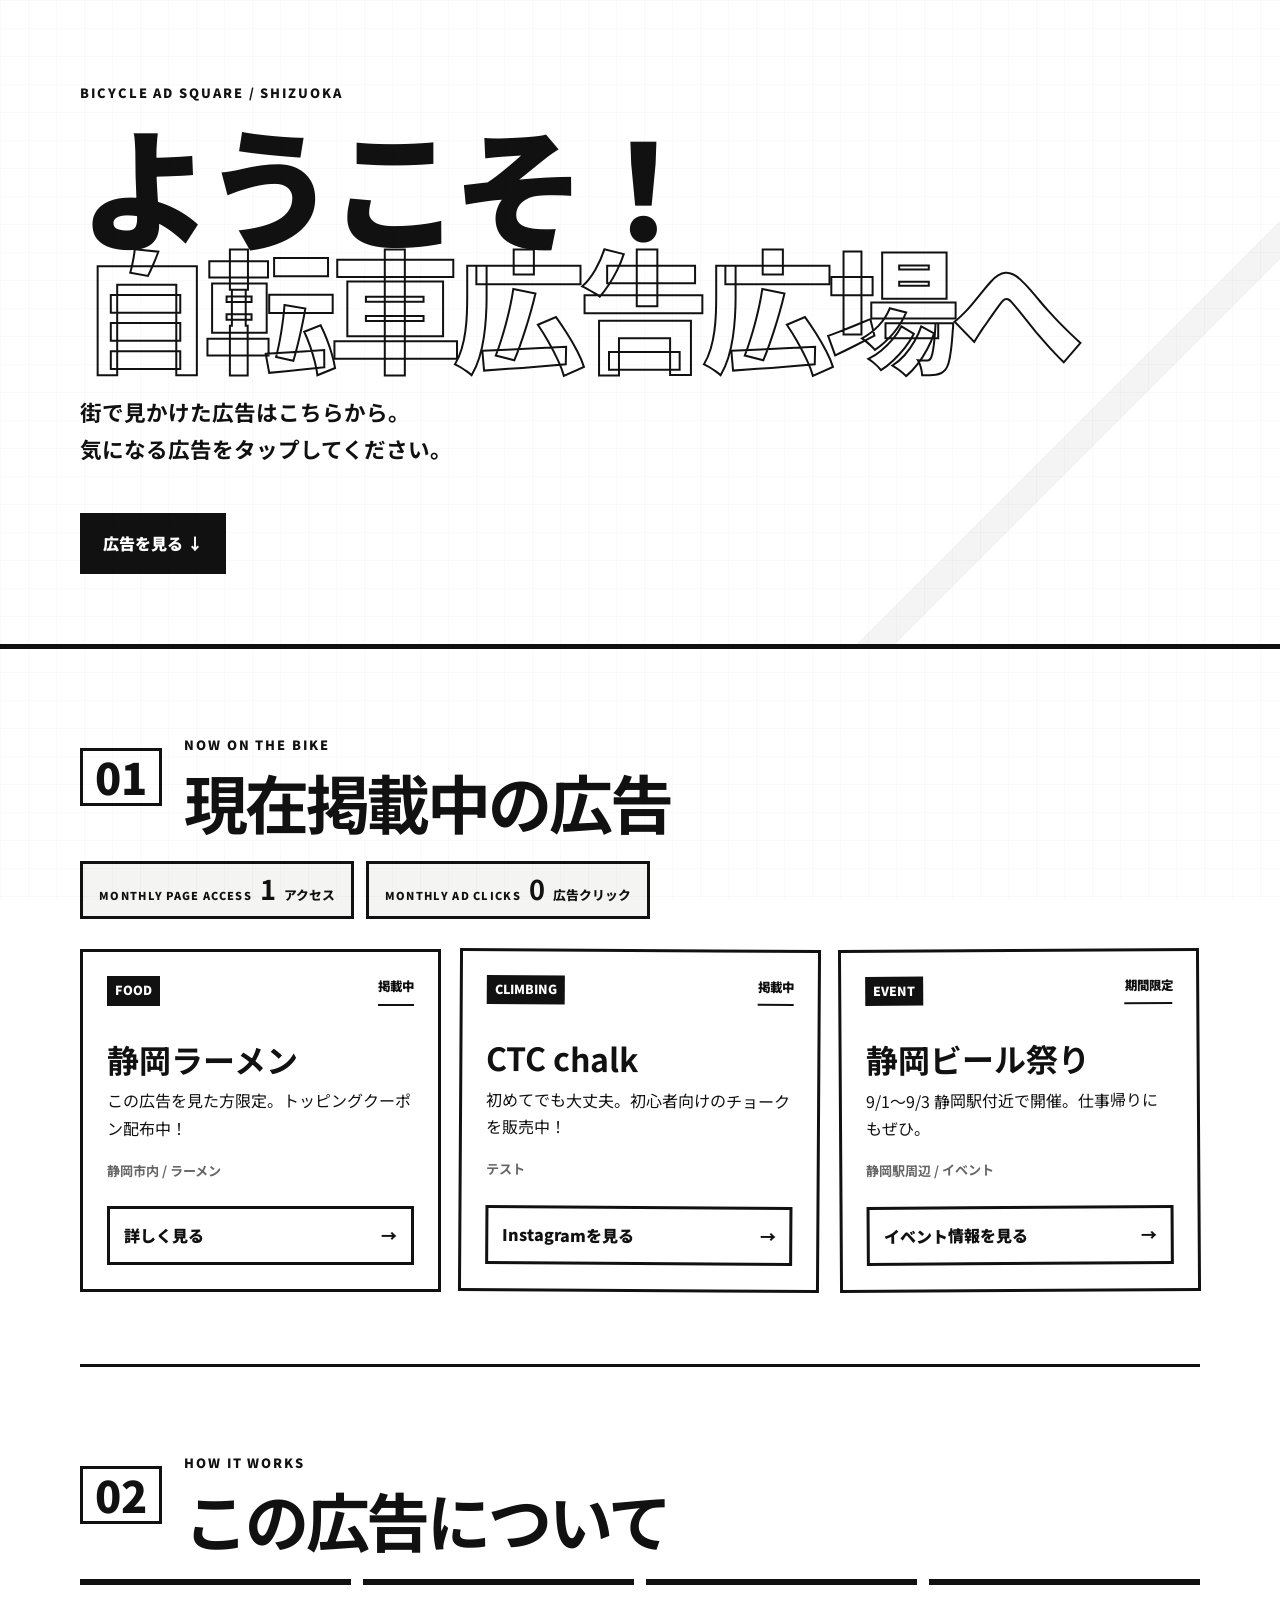
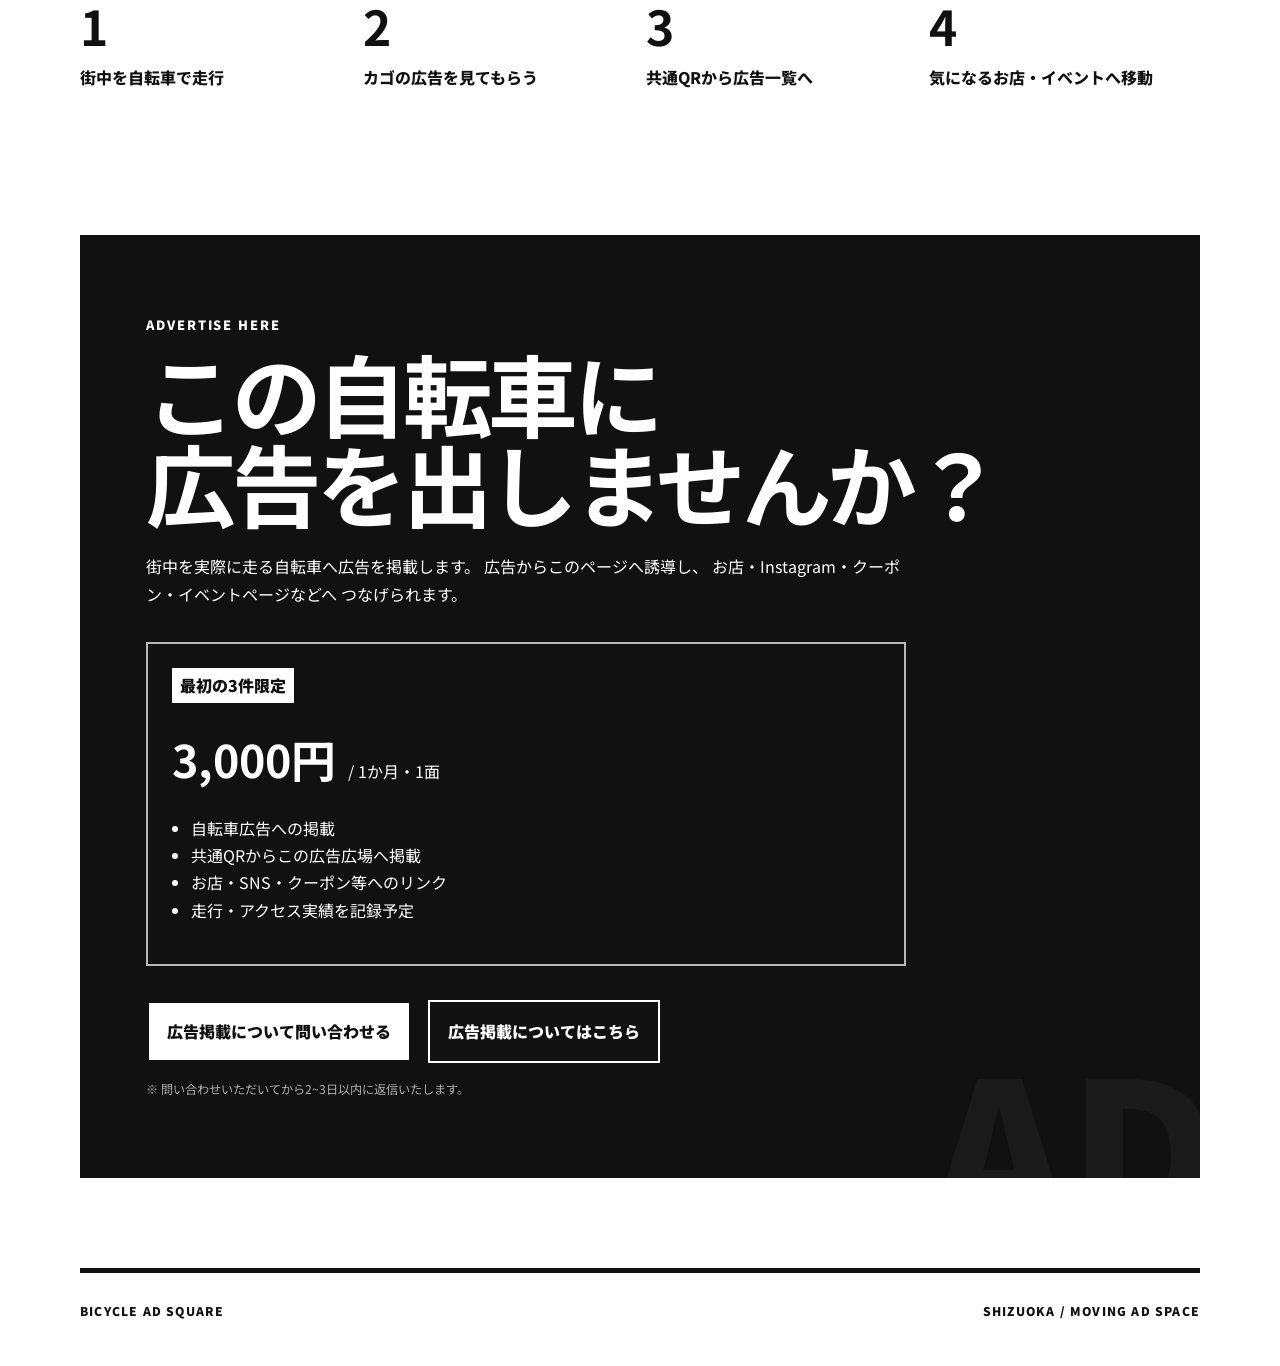
<file: index.html>
<!doctype html>
<html lang="ja">
<head>
  <meta charset="utf-8" />
  <meta name="viewport" content="width=device-width, initial-scale=1" />
  <meta name="theme-color" content="#ffffff" />
  <title>自転車広告広場</title>
  <meta name="description" content="街を走る自転車広告。気になる広告を選んで、お店・イベント・クーポン情報をチェックできます。" />

  <link rel="preconnect" href="https://fonts.googleapis.com">
  <link rel="preconnect" href="https://fonts.gstatic.com" crossorigin>

  <link
    href="https://fonts.googleapis.com/css2?family=Noto+Sans+JP:wght@400;600;700;900&display=swap"
    rel="stylesheet"
  >

  <link rel="stylesheet" href="styles.css" />
</head>

<body>

  <div class="grain"></div>

  <header class="hero">
    <div class="hero__inner">

      <div class="eyebrow">
        BICYCLE AD SQUARE / SHIZUOKA
      </div>

      <h1>
        ようこそ！<br>
        <span>自転車広告広場へ</span>
      </h1>

      <p class="lead">
        街で見かけた広告はこちらから。<br>
        気になる広告をタップしてください。
      </p>

      <a class="primary-cta" href="#ads">
        広告を見る ↓
      </a>

    </div>
  </header>

  <main>

    <!-- 現在掲載中の広告 -->
    <section class="section" id="ads">

      <div class="section__head">

        <span class="section__number">
          01
        </span>

        <div>
          <p class="kicker">
            NOW ON THE BIKE
          </p>

          <h2>
            現在掲載中の広告
          </h2>
        </div>

      </div>

      <!-- 今月のアクセス数 -->
      <div
        class="section-access"
        aria-label="アクセス状況"
      >

        <div>
          <span class="section-access__label">
            MONTHLY PAGE ACCESS
          </span>

          <strong id="pageViews">
            —
          </strong>

          <span>
            アクセス
          </span>
        </div>

        <div>
          <span class="section-access__label">
            MONTHLY AD CLICKS
          </span>

          <strong id="adClicks">
            —
          </strong>

          <span>
            広告クリック
          </span>
        </div>

      </div>

      <!-- 広告は ads-data.js から自動表示 -->
      <div
        class="ad-grid"
        id="adGrid"
      ></div>

    </section>


    <!-- 広告の仕組み -->
    <section class="section how">

      <div class="section__head">

        <span class="section__number">
          02
        </span>

        <div>
          <p class="kicker">
            HOW IT WORKS
          </p>

          <h2>
            この広告について
          </h2>
        </div>

      </div>

      <div class="steps">

        <div class="step">
          <strong>1</strong>
          <span>
            街中を自転車で走行
          </span>
        </div>

        <div class="step">
          <strong>2</strong>
          <span>
            カゴの広告を見てもらう
          </span>
        </div>

        <div class="step">
          <strong>3</strong>
          <span>
            共通QRから広告一覧へ
          </span>
        </div>

        <div class="step">
          <strong>4</strong>
          <span>
            気になるお店・イベントへ移動
          </span>
        </div>

      </div>

    </section>


    <!-- 広告募集 -->
    <section
      class="section advertise"
      id="advertise"
    >

      <div class="advertise__box">

        <p class="kicker">
          ADVERTISE HERE
        </p>

        <h2>
          この自転車に<br>
          広告を出しませんか？
        </h2>

        <p>
          街中を実際に走る自転車へ広告を掲載します。
          広告からこのページへ誘導し、
          お店・Instagram・クーポン・イベントページなどへ
          つなげられます。
        </p>

        <div class="plan">

          <span class="plan__label">
            最初の3件限定
          </span>

          <div class="plan__price">

            <strong>
              3,000円
            </strong>

            <span>
              / 1か月・1面
            </span>

          </div>

          <ul>
            <li>
              自転車広告への掲載
            </li>

            <li>
              共通QRからこの広告広場へ掲載
            </li>

            <li>
              お店・SNS・クーポン等へのリンク
            </li>

            <li>
              走行・アクセス実績を記録予定
            </li>
          </ul>

        </div>

       <div class="advertise-actions">

  <a
    class="secondary-cta"
    id="gmailContact"
    href="#"
    target="_blank"
    rel="noopener"
  >
    広告掲載について問い合わせる 
  </a>

  <a
    class="secondary-cta secondary-cta--outline"
    href="advertise-guide.html"
  >
    広告掲載についてはこちら 
  </a>

</div>

        <p class="small">
          ※ 問い合わせいただいてから2~3日以内に返信いたします。
        </p>

      </div>

    </section>

  </main>

  <footer>

    <div>
      BICYCLE AD SQUARE
    </div>

    <div>
      SHIZUOKA / MOVING AD SPACE
    </div>

  </footer>

  <script src="site-config.js"></script>
  <script src="ads-data.js"></script>
  <script src="script.js"></script>

</body>
</html>
</file>
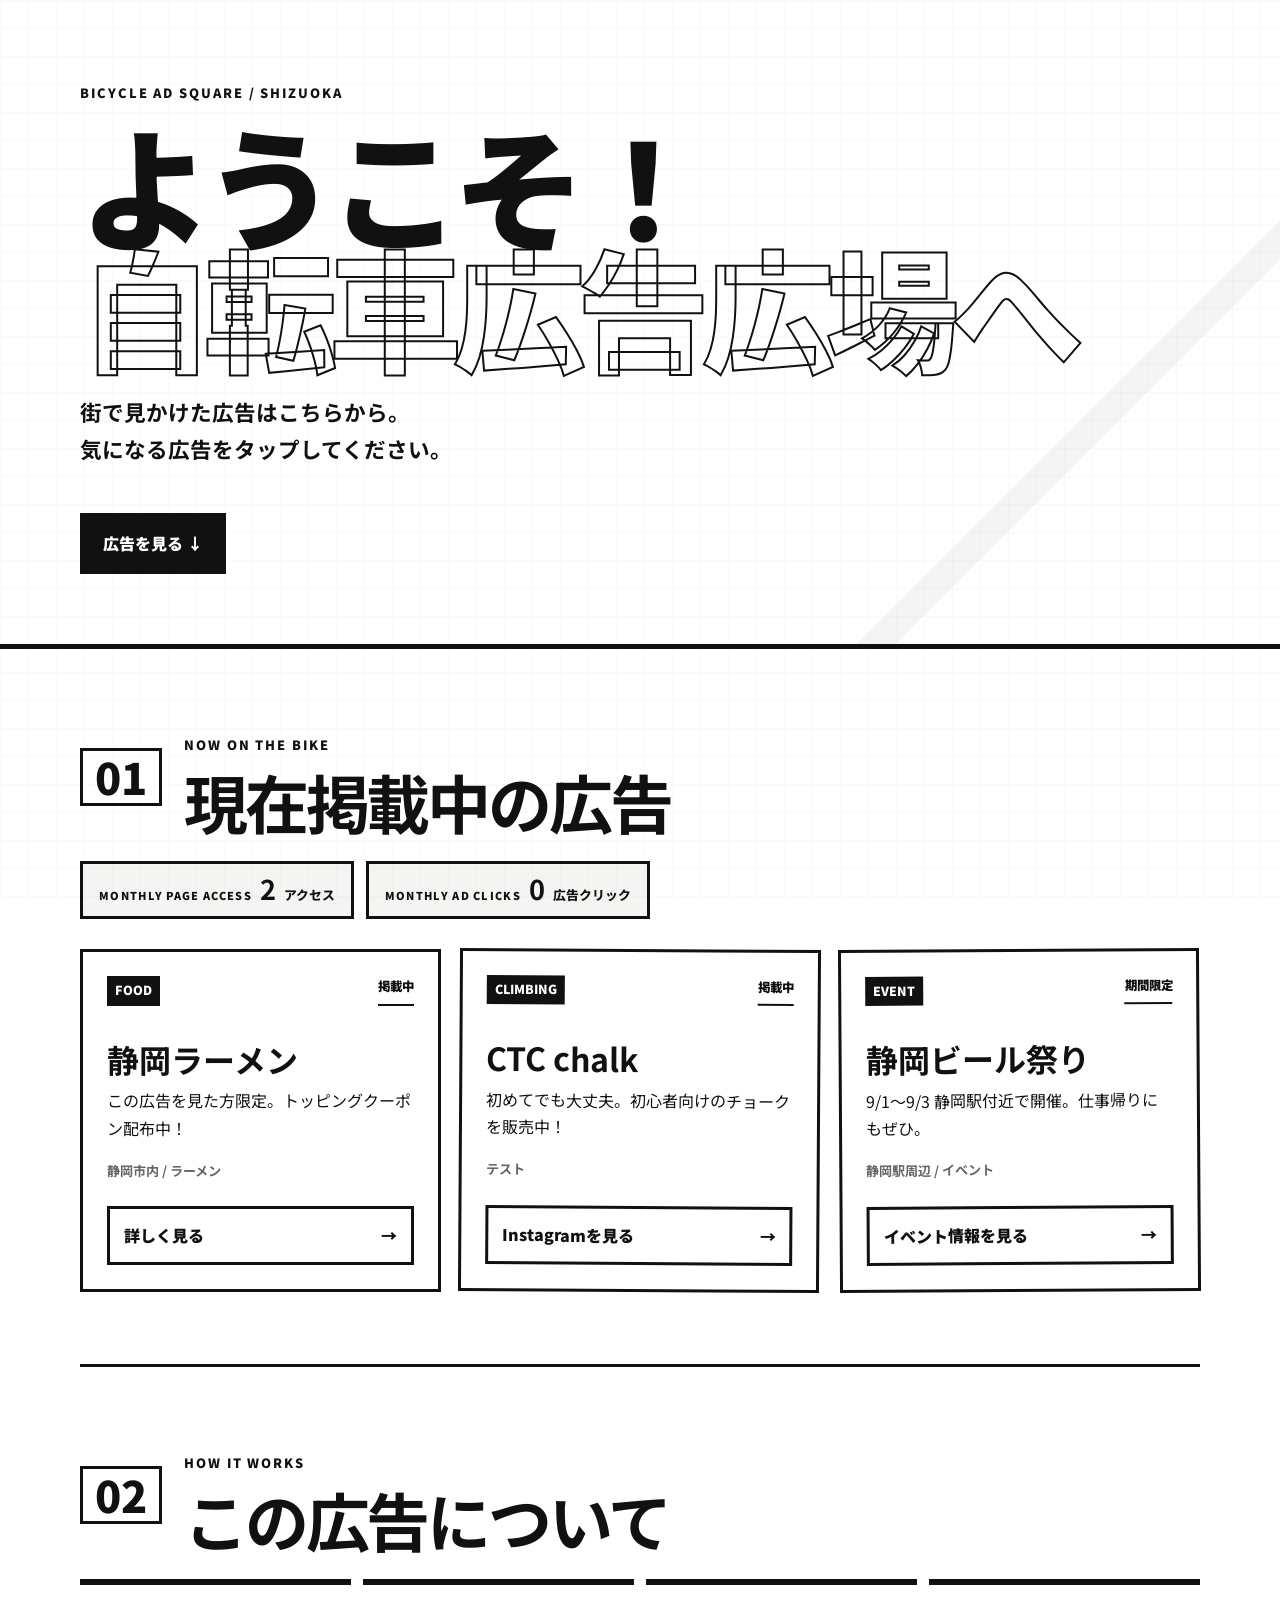
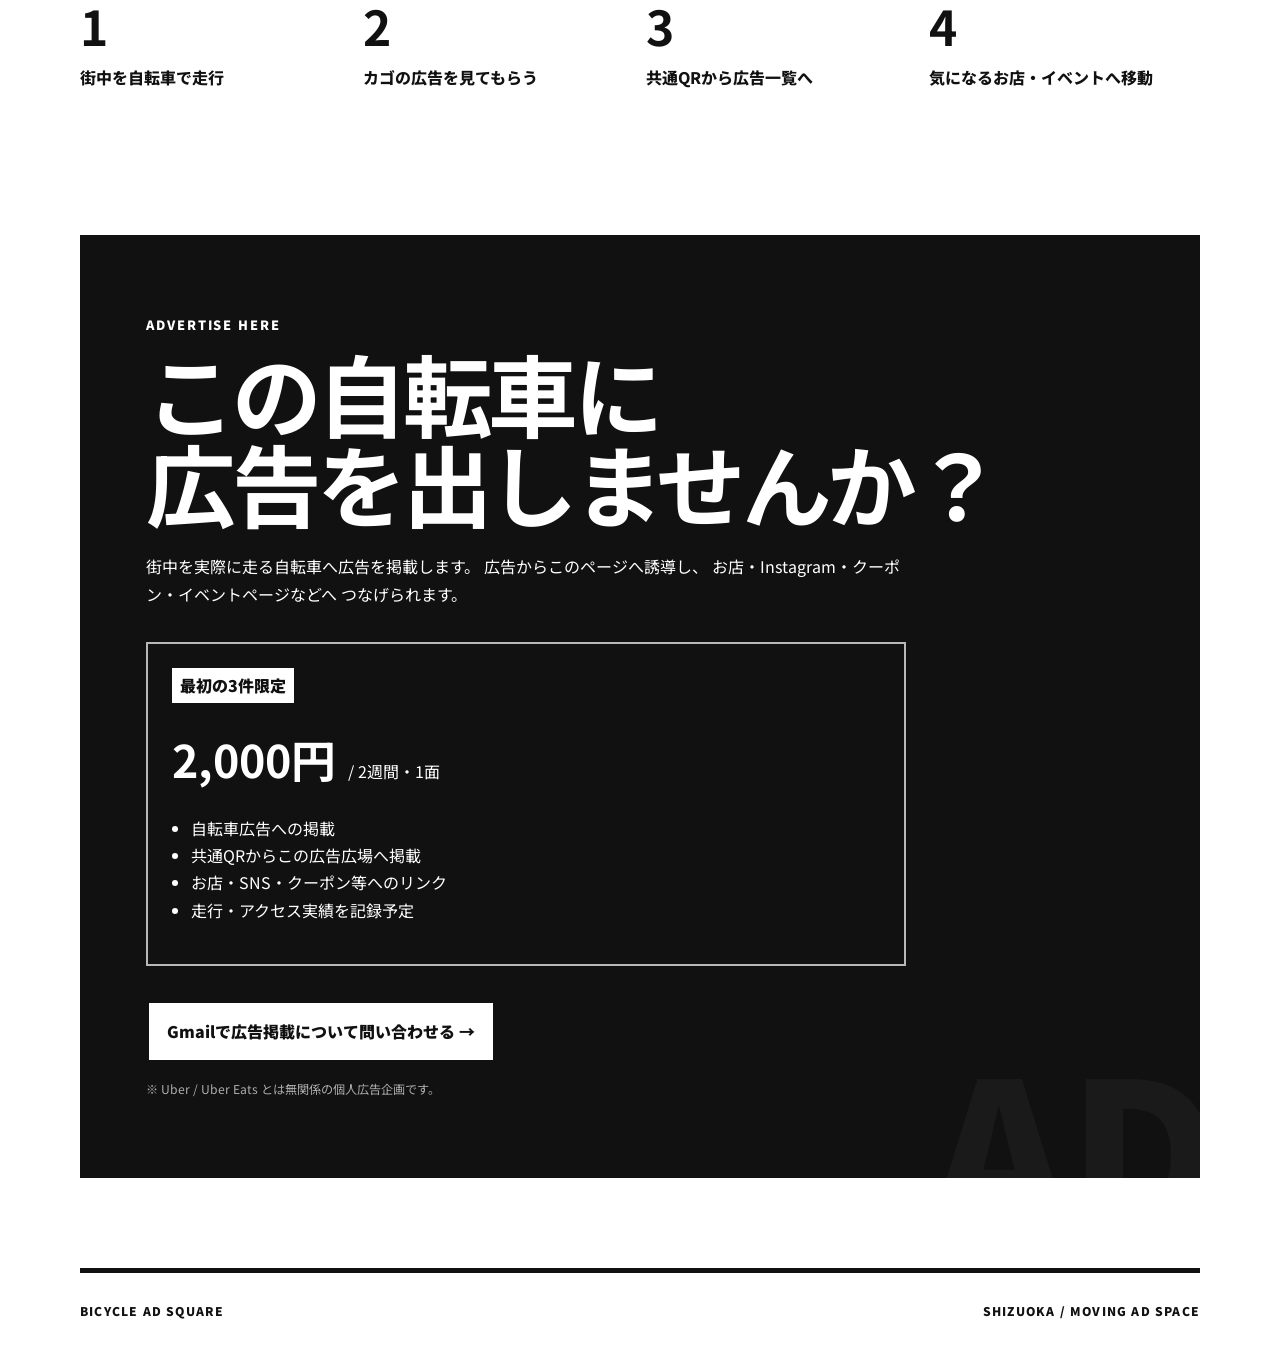
<file:  index.html>
<!doctype html>
<html lang="ja">
<head>
  <meta charset="utf-8" />
  <meta name="viewport" content="width=device-width, initial-scale=1" />
  <meta name="theme-color" content="#ffffff" />
  <title>自転車広告広場</title>
  <meta name="description" content="街を走る自転車広告。気になる広告を選んで、お店・イベント・クーポン情報をチェックできます。" />

  <link rel="preconnect" href="https://fonts.googleapis.com">
  <link rel="preconnect" href="https://fonts.gstatic.com" crossorigin>

  <link
    href="https://fonts.googleapis.com/css2?family=Noto+Sans+JP:wght@400;600;700;900&display=swap"
    rel="stylesheet"
  >

  <link rel="stylesheet" href="styles.css" />
</head>

<body>

  <div class="grain"></div>

  <header class="hero">
    <div class="hero__inner">

      <div class="eyebrow">
        BICYCLE AD SQUARE / SHIZUOKA
      </div>

      <h1>
        ようこそ！<br>
        <span>自転車広告広場へ</span>
      </h1>

      <p class="lead">
        街で見かけた広告はこちらから。<br>
        気になる広告をタップしてください。
      </p>

      <a class="primary-cta" href="#ads">
        広告を見る ↓
      </a>

    </div>
  </header>

  <main>

    <!-- 現在掲載中の広告 -->
    <section class="section" id="ads">

      <div class="section__head">

        <span class="section__number">
          01
        </span>

        <div>
          <p class="kicker">
            NOW ON THE BIKE
          </p>

          <h2>
            現在掲載中の広告
          </h2>
        </div>

      </div>

      <!-- 今月のアクセス数 -->
      <div
        class="section-access"
        aria-label="アクセス状況"
      >

        <div>
          <span class="section-access__label">
            MONTHLY PAGE ACCESS
          </span>

          <strong id="pageViews">
            —
          </strong>

          <span>
            アクセス
          </span>
        </div>

        <div>
          <span class="section-access__label">
            MONTHLY AD CLICKS
          </span>

          <strong id="adClicks">
            —
          </strong>

          <span>
            広告クリック
          </span>
        </div>

      </div>

      <!-- 広告は ads-data.js から自動表示 -->
      <div
        class="ad-grid"
        id="adGrid"
      ></div>

    </section>


    <!-- 広告の仕組み -->
    <section class="section how">

      <div class="section__head">

        <span class="section__number">
          02
        </span>

        <div>
          <p class="kicker">
            HOW IT WORKS
          </p>

          <h2>
            この広告について
          </h2>
        </div>

      </div>

      <div class="steps">

        <div class="step">
          <strong>1</strong>
          <span>
            街中を自転車で走行
          </span>
        </div>

        <div class="step">
          <strong>2</strong>
          <span>
            カゴの広告を見てもらう
          </span>
        </div>

        <div class="step">
          <strong>3</strong>
          <span>
            共通QRから広告一覧へ
          </span>
        </div>

        <div class="step">
          <strong>4</strong>
          <span>
            気になるお店・イベントへ移動
          </span>
        </div>

      </div>

    </section>


    <!-- 広告募集 -->
    <section
      class="section advertise"
      id="advertise"
    >

      <div class="advertise__box">

        <p class="kicker">
          ADVERTISE HERE
        </p>

        <h2>
          この自転車に<br>
          広告を出しませんか？
        </h2>

        <p>
          街中を実際に走る自転車へ広告を掲載します。
          広告からこのページへ誘導し、
          お店・Instagram・クーポン・イベントページなどへ
          つなげられます。
        </p>

        <div class="plan">

          <span class="plan__label">
            最初の3件限定
          </span>

          <div class="plan__price">

            <strong>
              2,000円
            </strong>

            <span>
              / 2週間・1面
            </span>

          </div>

          <ul>
            <li>
              自転車広告への掲載
            </li>

            <li>
              共通QRからこの広告広場へ掲載
            </li>

            <li>
              お店・SNS・クーポン等へのリンク
            </li>

            <li>
              走行・アクセス実績を記録予定
            </li>
          </ul>

        </div>

        <a
          class="secondary-cta"
          id="gmailContact"
          href="#"
          target="_blank"
          rel="noopener"
        >
          Gmailで広告掲載について問い合わせる →
        </a>

        <p class="small">
          ※ Uber / Uber Eats とは無関係の個人広告企画です。
        </p>

      </div>

    </section>

  </main>

  <footer>

    <div>
      BICYCLE AD SQUARE
    </div>

    <div>
      SHIZUOKA / MOVING AD SPACE
    </div>

  </footer>

  <script src="site-config.js"></script>
  <script src="ads-data.js"></script>
  <script src="script.js"></script>

</body>
</html>
</file>
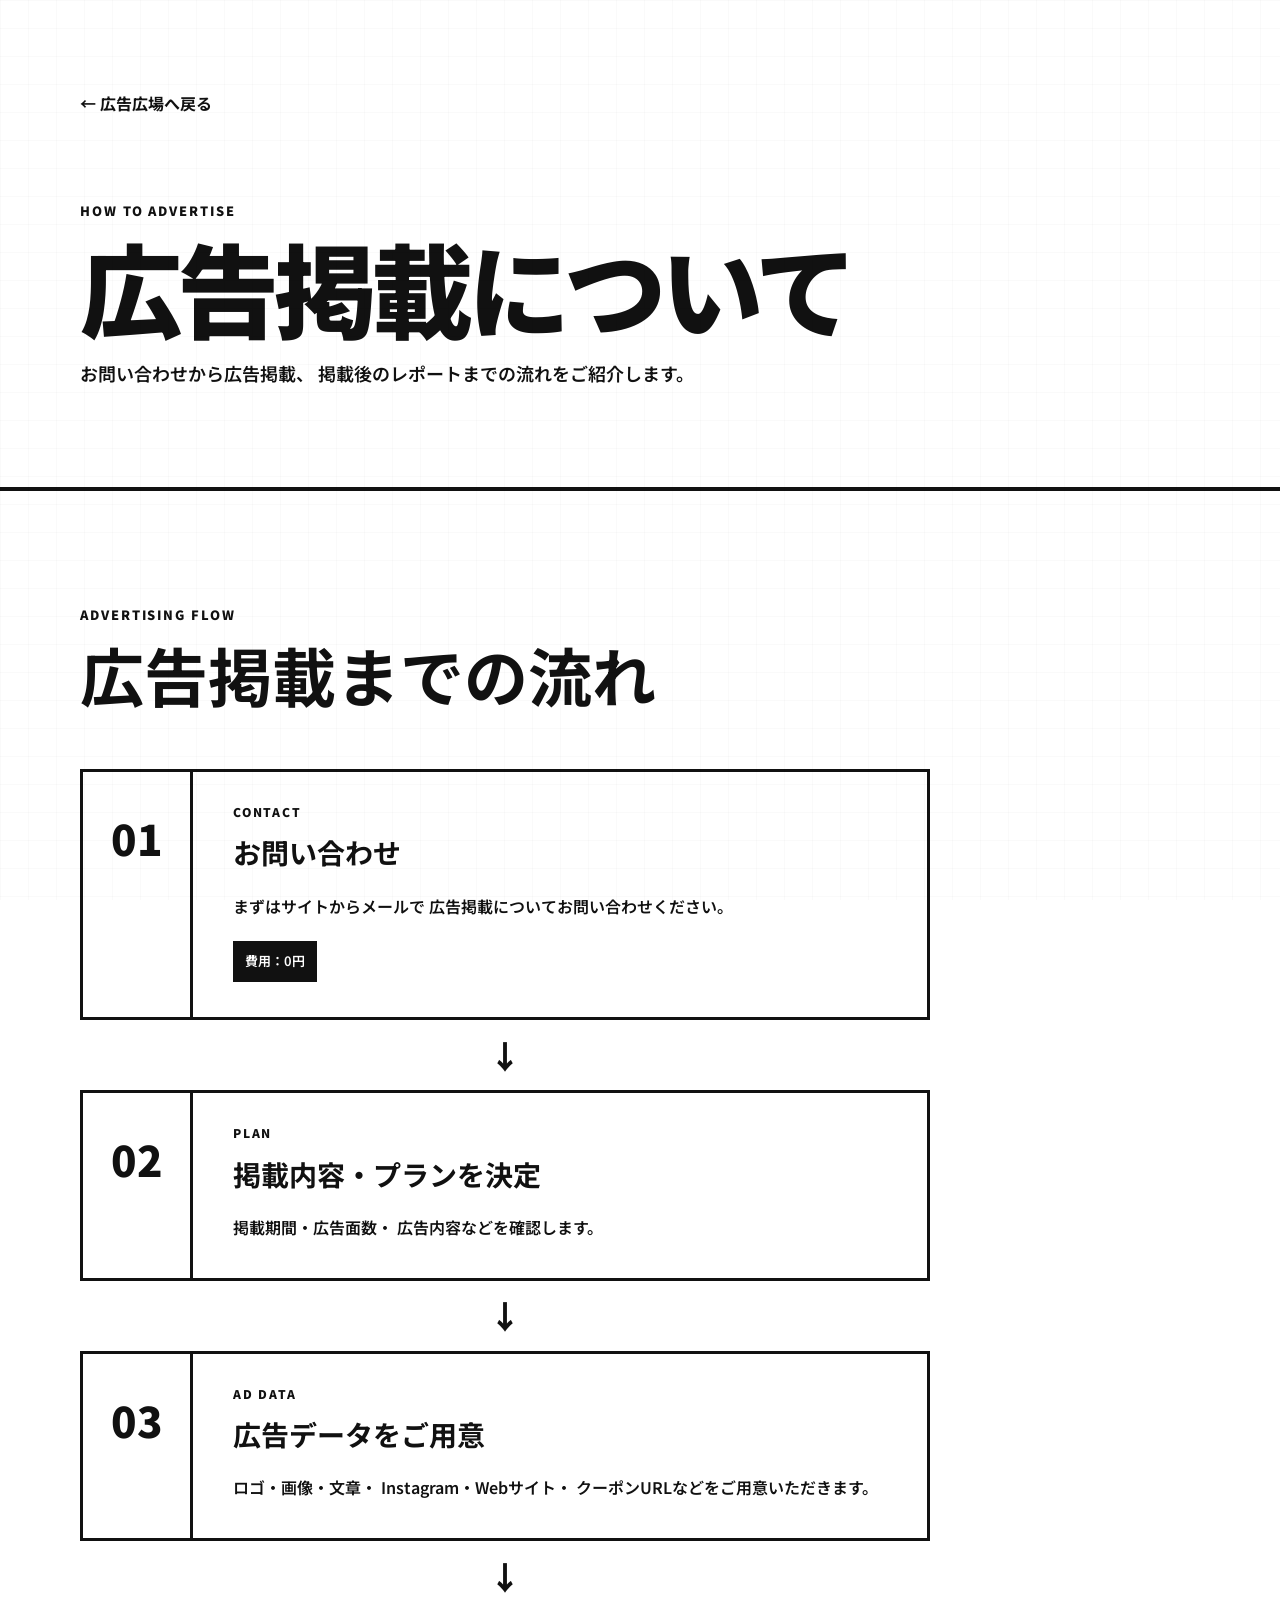
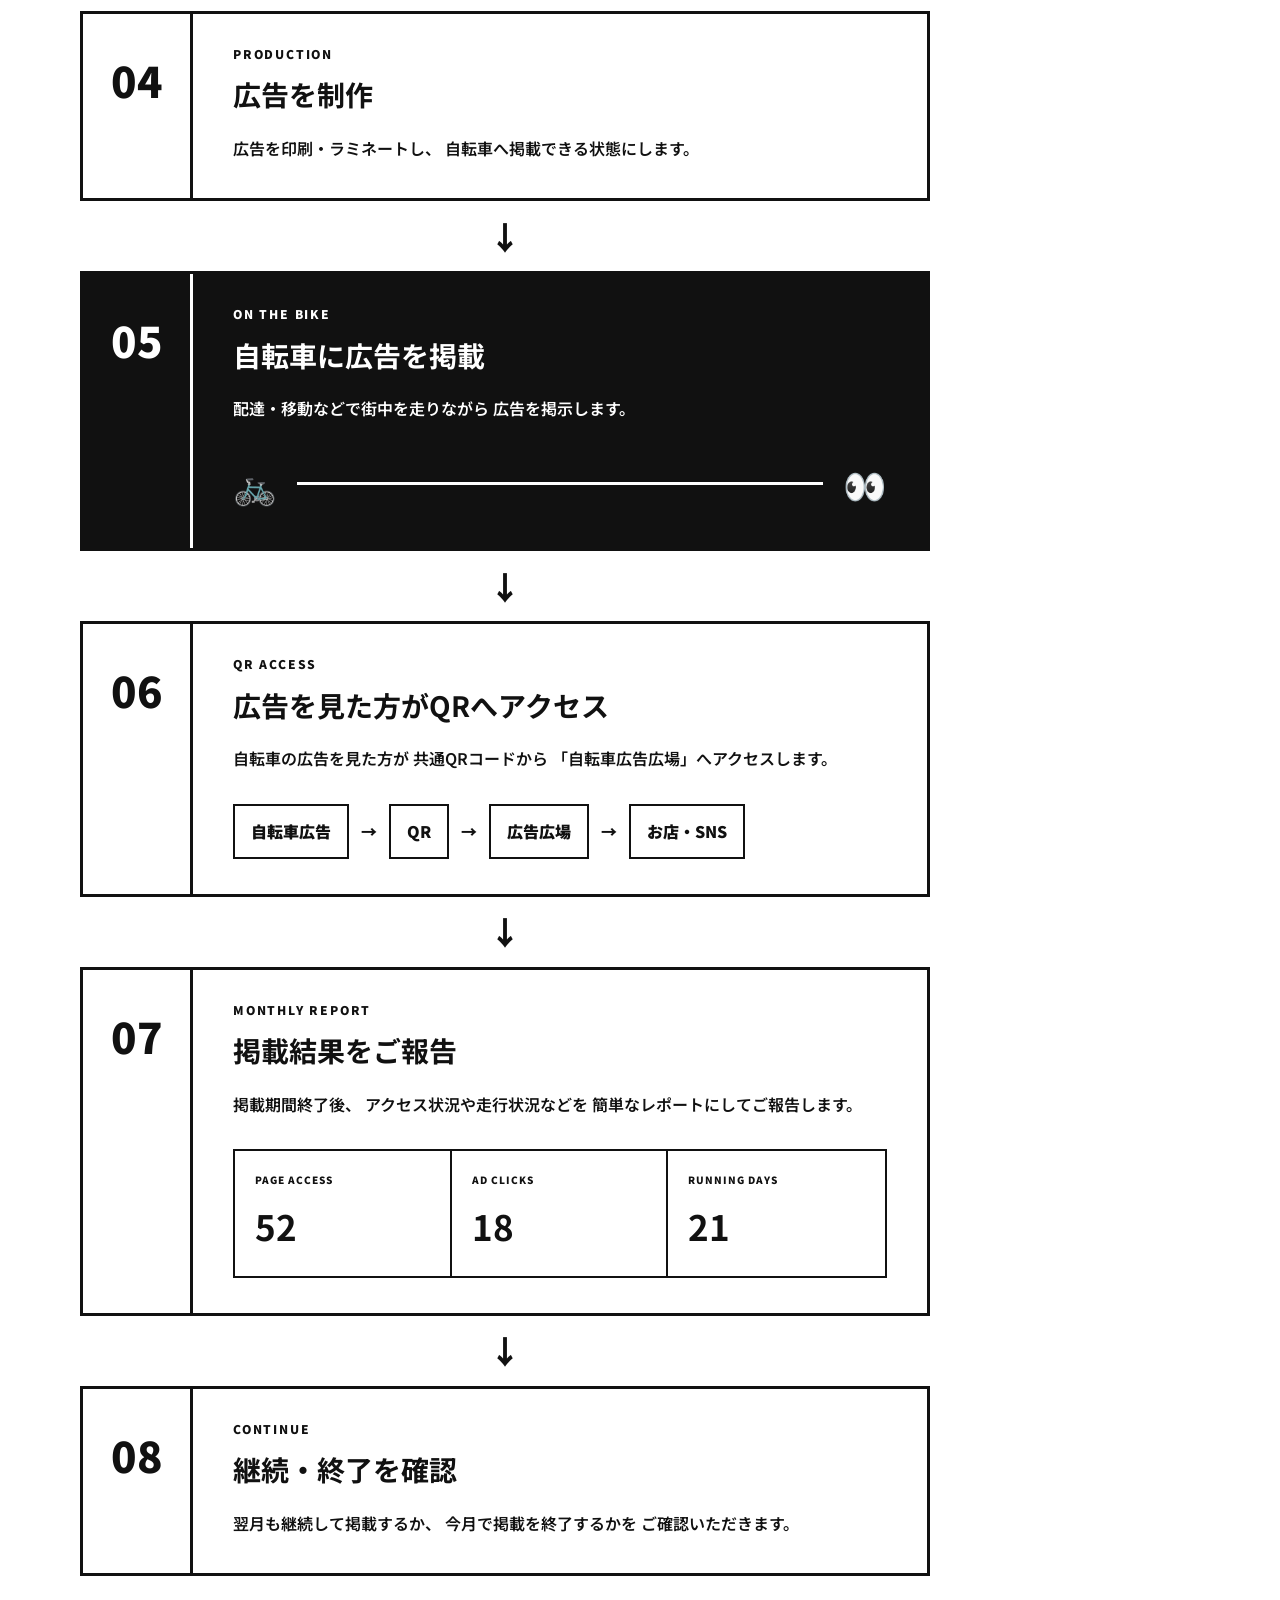
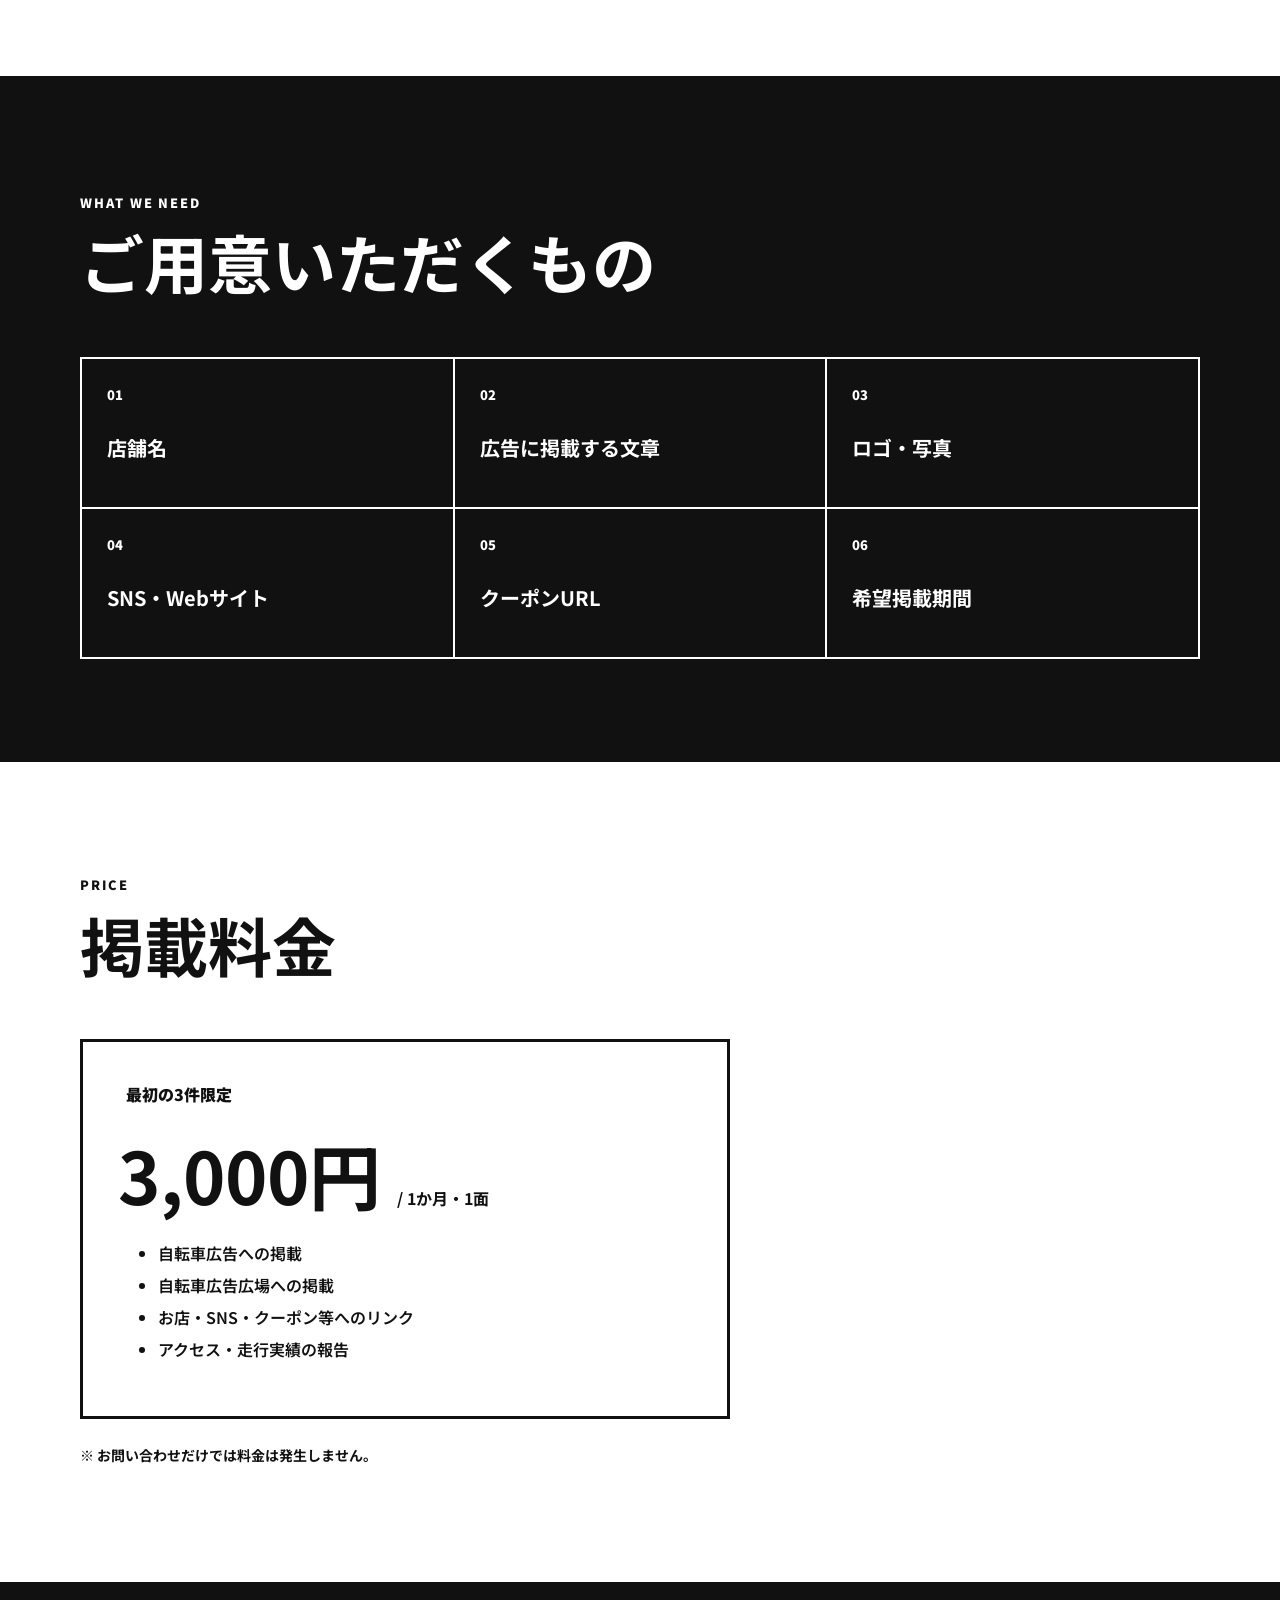
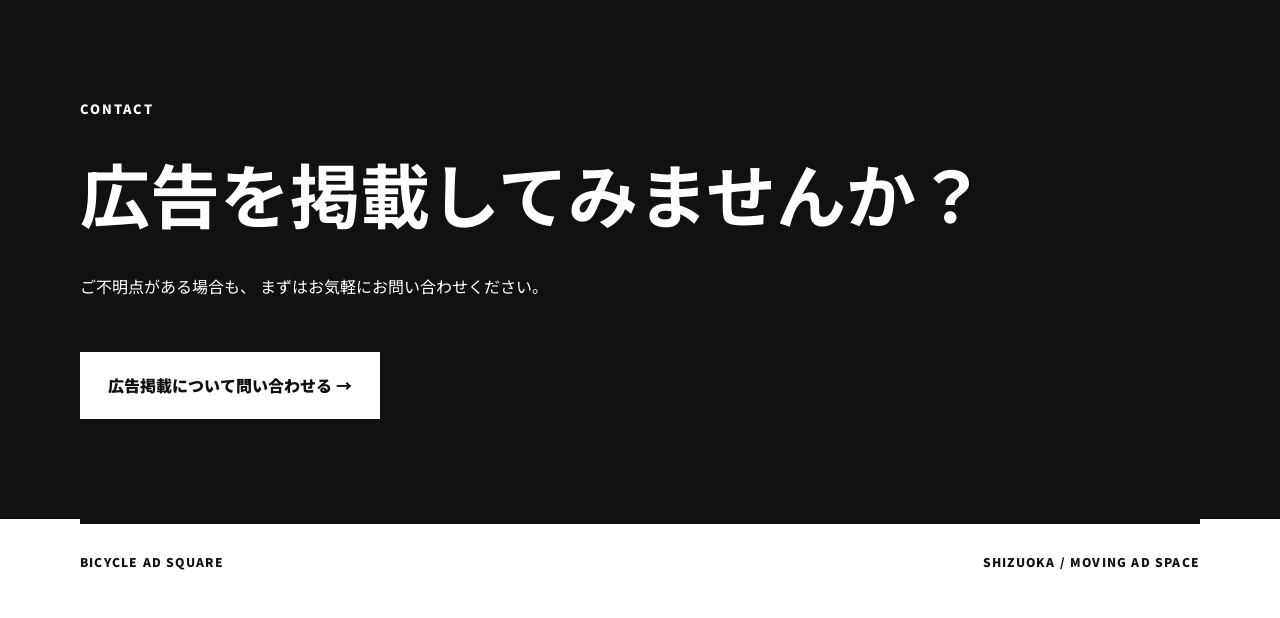
<file: advertise-guide.html>
<!doctype html>
<html lang="ja">

<head>

  <meta charset="utf-8">

  <meta
    name="viewport"
    content="width=device-width, initial-scale=1"
  >

  <meta
    name="theme-color"
    content="#ffffff"
  >

  <title>
    広告掲載について | 自転車広告広場
  </title>

  <meta
    name="description"
    content="自転車広告広場への広告掲載方法・料金・掲載までの流れをご紹介します。"
  >

  <link
    rel="preconnect"
    href="https://fonts.googleapis.com"
  >

  <link
    rel="preconnect"
    href="https://fonts.gstatic.com"
    crossorigin
  >

  <link
    href="https://fonts.googleapis.com/css2?family=Noto+Sans+JP:wght@400;600;700;900&display=swap"
    rel="stylesheet"
  >

  <link
    rel="stylesheet"
    href="styles.css"
  >

</head>


<body>

<div class="grain"></div>


<header class="guide-hero">

  <div class="guide-inner">

    <a
      href="index.html"
      class="guide-back"
    >
      ← 広告広場へ戻る
    </a>


    <p class="kicker">
      HOW TO ADVERTISE
    </p>


    <h1>
      広告掲載について
    </h1>


    <p class="guide-lead">
      お問い合わせから広告掲載、
      掲載後のレポートまでの流れをご紹介します。
    </p>

  </div>

</header>



<main>


<!-- 全体の流れ -->

<section class="guide-section">

  <div class="guide-inner">

    <p class="kicker">
      ADVERTISING FLOW
    </p>

    <h2>
      広告掲載までの流れ
    </h2>


    <div class="flow-chart">


      <!-- 01 -->

      <div class="flow-item">

        <div class="flow-number">
          01
        </div>

        <div class="flow-content">

          <span class="flow-en">
            CONTACT
          </span>

          <h3>
            お問い合わせ
          </h3>

          <p>
            まずはサイトからメールで
            広告掲載についてお問い合わせください。
          </p>

          <p class="flow-cost">
            費用：0円
          </p>

        </div>

      </div>


      <div class="flow-arrow">
        ↓
      </div>


      <!-- 02 -->

      <div class="flow-item">

        <div class="flow-number">
          02
        </div>

        <div class="flow-content">

          <span class="flow-en">
            PLAN
          </span>

          <h3>
            掲載内容・プランを決定
          </h3>

          <p>
            掲載期間・広告面数・
            広告内容などを確認します。
          </p>

        </div>

      </div>


      <div class="flow-arrow">
        ↓
      </div>


      <!-- 03 -->

      <div class="flow-item">

        <div class="flow-number">
          03
        </div>

        <div class="flow-content">

          <span class="flow-en">
            AD DATA
          </span>

          <h3>
            広告データをご用意
          </h3>

          <p>
            ロゴ・画像・文章・
            Instagram・Webサイト・
            クーポンURLなどをご用意いただきます。
          </p>

        </div>

      </div>


      <div class="flow-arrow">
        ↓
      </div>


      <!-- 04 -->

      <div class="flow-item">

        <div class="flow-number">
          04
        </div>

        <div class="flow-content">

          <span class="flow-en">
            PRODUCTION
          </span>

          <h3>
            広告を制作
          </h3>

          <p>
            広告を印刷・ラミネートし、
            自転車へ掲載できる状態にします。
          </p>

        </div>

      </div>


      <div class="flow-arrow">
        ↓
      </div>


      <!-- 05 -->

      <div class="flow-item flow-item--black">

        <div class="flow-number">
          05
        </div>

        <div class="flow-content">

          <span class="flow-en">
            ON THE BIKE
          </span>

          <h3>
            自転車に広告を掲載
          </h3>

          <p>
            配達・移動などで街中を走りながら
            広告を掲示します。
          </p>

          <div class="bike-visual">

            <span>
              🚲
            </span>

            <div class="bike-line"></div>

            <span>
              👀
            </span>

          </div>

        </div>

      </div>


      <div class="flow-arrow">
        ↓
      </div>


      <!-- 06 -->

      <div class="flow-item">

        <div class="flow-number">
          06
        </div>

        <div class="flow-content">

          <span class="flow-en">
            QR ACCESS
          </span>

          <h3>
            広告を見た方がQRへアクセス
          </h3>

          <p>
            自転車の広告を見た方が
            共通QRコードから
            「自転車広告広場」へアクセスします。
          </p>


          <div class="qr-flow">

            <div>
              自転車広告
            </div>

            <span>
              →
            </span>

            <div>
              QR
            </div>

            <span>
              →
            </span>

            <div>
              広告広場
            </div>

            <span>
              →
            </span>

            <div>
              お店・SNS
            </div>

          </div>

        </div>

      </div>


      <div class="flow-arrow">
        ↓
      </div>


      <!-- 07 -->

      <div class="flow-item">

        <div class="flow-number">
          07
        </div>

        <div class="flow-content">

          <span class="flow-en">
            MONTHLY REPORT
          </span>

          <h3>
            掲載結果をご報告
          </h3>

          <p>
            掲載期間終了後、
            アクセス状況や走行状況などを
            簡単なレポートにしてご報告します。
          </p>


          <div class="report-demo">

            <div>

              <span>
                PAGE ACCESS
              </span>

              <strong>
                52
              </strong>

            </div>


            <div>

              <span>
                AD CLICKS
              </span>

              <strong>
                18
              </strong>

            </div>


            <div>

              <span>
                RUNNING DAYS
              </span>

              <strong>
                21
              </strong>

            </div>

          </div>

        </div>

      </div>


      <div class="flow-arrow">
        ↓
      </div>


      <!-- 08 -->

      <div class="flow-item">

        <div class="flow-number">
          08
        </div>

        <div class="flow-content">

          <span class="flow-en">
            CONTINUE
          </span>

          <h3>
            継続・終了を確認
          </h3>

          <p>
            翌月も継続して掲載するか、
            今月で掲載を終了するかを
            ご確認いただきます。
          </p>

        </div>

      </div>


    </div>

  </div>

</section>



<!-- 広告主が準備するもの -->

<section class="guide-section guide-section--black">

  <div class="guide-inner">

    <p class="kicker">
      WHAT WE NEED
    </p>


    <h2>
      ご用意いただくもの
    </h2>


    <div class="prepare-grid">


      <div class="prepare-item">

        <span>
          01
        </span>

        <strong>
          店舗名
        </strong>

      </div>


      <div class="prepare-item">

        <span>
          02
        </span>

        <strong>
          広告に掲載する文章
        </strong>

      </div>


      <div class="prepare-item">

        <span>
          03
        </span>

        <strong>
          ロゴ・写真
        </strong>

      </div>


      <div class="prepare-item">

        <span>
          04
        </span>

        <strong>
          SNS・Webサイト
        </strong>

      </div>


      <div class="prepare-item">

        <span>
          05
        </span>

        <strong>
          クーポンURL
        </strong>

      </div>


      <div class="prepare-item">

        <span>
          06
        </span>

        <strong>
          希望掲載期間
        </strong>

      </div>


    </div>

  </div>

</section>



<!-- 料金 -->

<section class="guide-section">

  <div class="guide-inner">

    <p class="kicker">
      PRICE
    </p>


    <h2>
      掲載料金
    </h2>


    <div class="guide-price">

      <span class="plan__label">
        最初の3件限定
      </span>


      <div class="guide-price__number">

        <strong>
          3,000円
        </strong>

        <span>
          / 1か月・1面
        </span>

      </div>


      <ul>

        <li>
          自転車広告への掲載
        </li>

        <li>
          自転車広告広場への掲載
        </li>

        <li>
          お店・SNS・クーポン等へのリンク
        </li>

        <li>
          アクセス・走行実績の報告
        </li>

      </ul>

    </div>


    <p class="guide-note">
      ※ お問い合わせだけでは料金は発生しません。
    </p>

  </div>

</section>



<!-- 最終CTA -->

<section class="guide-contact">

  <div class="guide-inner">

    <p class="kicker">
      CONTACT
    </p>


    <h2>
      広告を掲載してみませんか？
    </h2>


    <p>
      ご不明点がある場合も、
      まずはお気軽にお問い合わせください。
    </p>


    <a
      href="index.html#advertise"
      class="guide-contact-button"
    >
      広告掲載について問い合わせる →
    </a>

  </div>

</section>


</main>



<footer>

  <div>
    BICYCLE AD SQUARE
  </div>

  <div>
    SHIZUOKA / MOVING AD SPACE
  </div>

</footer>


</body>

</html>
</file>
<file: styles.css>
:root {
  --bg: #ffffff;
  --panel: #f4f4f2;
  --ink: #111111;
  --soft: #e8e8e4;
  --muted: #666666;
  --white: #ffffff;
}

* {
  box-sizing: border-box;
}

html {
  scroll-behavior: smooth;
}

body {
  margin: 0;

  font-family:
    "Noto Sans JP",
    system-ui,
    sans-serif;

  color: var(--ink);
  background: var(--bg);
  line-height: 1.7;
}

body::before {
  content: "";

  position: fixed;
  inset: 0;

  pointer-events: none;

  background-image:
    linear-gradient(
      rgba(0,0,0,.018) 1px,
      transparent 1px
    ),
    linear-gradient(
      90deg,
      rgba(0,0,0,.018) 1px,
      transparent 1px
    );

  background-size: 28px 28px;
}

a {
  color: inherit;
}


/* =================================
   トップ
================================= */

.hero {
  min-height: 72vh;

  display: grid;
  align-items: end;

  border-bottom:
    5px solid var(--ink);

  background:
    linear-gradient(
      135deg,
      transparent 0 78%,
      rgba(0,0,0,.045) 78% 80%,
      transparent 80% 100%
    ),
    var(--bg);
}

.hero__inner {
  width:
    min(
      1120px,
      calc(100% - 34px)
    );

  margin: 0 auto;

  padding:
    82px 0 70px;
}

.eyebrow,
.kicker {
  font-weight: 900;
  letter-spacing: .15em;
  font-size: .8rem;
}

h1 {
  font-size:
    clamp(
      3.3rem,
      11vw,
      8.3rem
    );

  line-height: .92;
  letter-spacing: -.065em;

  margin:
    18px 0 28px;

  font-weight: 900;
}

h1 span {
  -webkit-text-stroke:
    2px var(--ink);

  color: transparent;
}

.lead {
  font-size:
    clamp(
      1rem,
      2vw,
      1.35rem
    );

  font-weight: 700;

  max-width: 680px;
}


/* =================================
   ボタン
================================= */

.primary-cta,
.secondary-cta,
.card-link {
  display: inline-flex;

  align-items: center;

  justify-content:
    space-between;

  gap: 20px;

  border:
    3px solid var(--ink);

  text-decoration: none;

  font-weight: 900;

  transition:
    transform .15s ease,
    background .15s ease,
    color .15s ease;
}

.primary-cta {
  margin-top: 24px;

  padding:
    14px 20px;

  background: var(--ink);

  color: var(--white);
}

.primary-cta:hover,
.secondary-cta:hover,
.card-link:hover {
  transform:
    translate(-3px,-3px);

  box-shadow:
    6px 6px 0 var(--ink);
}


/* =================================
   セクション
================================= */

.section {
  width:
    min(
      1120px,
      calc(100% - 34px)
    );

  margin:
    0 auto;

  padding:
    72px 0;
}

.section__head {
  display: flex;

  gap: 22px;

  align-items: center;

  margin-bottom: 28px;
}

.section__number {
  font-size: 2.7rem;

  font-weight: 900;

  border:
    3px solid var(--ink);

  padding:
    0 12px;

  line-height: 1.2;
}

.section h2 {
  font-size:
    clamp(
      2rem,
      5vw,
      4.4rem
    );

  line-height: 1;

  letter-spacing: -.05em;

  margin:
    2px 0 0;
}


/* =================================
   アクセス数
================================= */

.section-access {
  display: flex;

  gap: 12px;

  margin:
    0 0 30px;

  flex-wrap: wrap;
}

.section-access > div {
  border:
    3px solid var(--ink);

  background:
    var(--panel);

  padding:
    11px 16px;

  display: flex;

  align-items: baseline;

  gap: 8px;
}

.section-access__label {
  font-size: .68rem;

  font-weight: 900;

  letter-spacing: .12em;
}

.section-access strong {
  font-size: 1.7rem;

  line-height: 1;
}

.section-access
div > span:last-child {
  font-size: .8rem;

  font-weight: 800;
}


/* =================================
   広告カード
================================= */

.ad-grid {
  display: grid;

  grid-template-columns:
    repeat(3, 1fr);

  gap: 18px;
}

.ad-card {
  border:
    3px solid var(--ink);

  padding: 24px;

  min-height: 330px;

  display: flex;

  flex-direction: column;

  background:
    var(--white);
}

.ad-card:nth-child(2) {
  transform:
    rotate(.35deg);
}

.ad-card:nth-child(3) {
  transform:
    rotate(-.35deg);
}

.ad-card__topline {
  display: flex;

  justify-content:
    space-between;

  gap: 10px;

  font-size: .78rem;

  font-weight: 900;
}

.tag {
  background:
    var(--ink);

  color:
    var(--white);

  padding:
    4px 8px;
}

.status {
  border-bottom:
    2px solid var(--ink);
}

.ad-card h3 {
  font-size: 2rem;

  line-height: 1.15;

  margin:
    35px 0 10px;
}

.ad-card p {
  margin:
    0 0 18px;
}

.meta {
  font-size: .82rem;

  font-weight: 700;

  color:
    var(--muted);

  margin-bottom: 24px;
}

.card-link {
  margin-top: auto;

  padding:
    13px 14px;

  background:
    var(--white);
}


/* =================================
   広告の仕組み
================================= */

.how {
  border-top:
    3px solid var(--ink);
}

.steps {
  display: grid;

  grid-template-columns:
    repeat(4, 1fr);

  gap: 12px;
}

.step {
  border-top:
    6px solid var(--ink);

  padding-top: 16px;

  font-weight: 800;
}

.step strong {
  display: block;

  font-size: 3rem;

  line-height: 1;

  margin-bottom: 15px;
}


/* =================================
   広告募集
================================= */

.advertise {
  padding-bottom: 90px;
}

.advertise__box {
  background:
    var(--ink);

  color:
    var(--white);

  padding:
    clamp(
      28px,
      6vw,
      66px
    );

  position: relative;

  overflow: hidden;
}

.advertise__box::after {
  content: "AD";

  position: absolute;

  right: -20px;

  bottom: -70px;

  font-size: 13rem;

  font-weight: 900;

  color:
    rgba(
      255,
      255,
      255,
      .04
    );

  line-height: 1;
}

.advertise__box h2 {
  font-size:
    clamp(
      2.7rem,
      7vw,
      6.2rem
    );

  margin:
    10px 0 26px;
}

.advertise__box > p {
  max-width: 760px;
}

.plan {
  border:
    2px solid
    rgba(
      255,
      255,
      255,
      .7
    );

  padding: 24px;

  margin:
    34px 0;

  max-width: 760px;
}

.plan__label {
  display: inline-block;

  background:
    var(--white);

  color:
    var(--ink);

  padding:
    4px 8px;

  font-weight: 900;
}

.plan__price {
  display: flex;

  gap: 12px;

  align-items: baseline;

  flex-wrap: wrap;

  margin:
    18px 0;
}

.plan__price strong {
  font-size: 2.8rem;
}

.plan ul {
  padding-left: 1.2rem;
}

.secondary-cta {
  padding:
    15px 18px;

  background:
    var(--white);

  color:
    var(--ink);

  position: relative;

  z-index: 1;
}

.small {
  font-size: .76rem;

  opacity: .65;

  margin-top: 16px;
}


/* =================================
   フッター
================================= */

footer {
  border-top:
    5px solid var(--ink);

  width:
    min(
      1120px,
      calc(100% - 34px)
    );

  margin:
    0 auto;

  padding:
    28px 0 45px;

  display: flex;

  justify-content:
    space-between;

  font-size: .75rem;

  font-weight: 900;

  letter-spacing: .1em;
}


/* =================================
   スマホ
================================= */

@media (max-width: 820px) {

  .hero {
    min-height: 64vh;
  }

  .ad-grid,
  .steps {
    grid-template-columns:
      1fr;
  }

  .ad-card {
    min-height: auto;
  }

  .ad-card:nth-child(2),
  .ad-card:nth-child(3) {
    transform: none;
  }

  .section {
    padding:
      54px 0;
  }

  .section-access {
    display: grid;

    grid-template-columns:
      1fr 1fr;
  }

  footer {
    gap: 12px;

    flex-direction:
      column;
  }

}

@media (max-width: 520px) {

  .section-access {
    grid-template-columns:
      1fr;
  }

}

/* =========================
   広告募集ボタン
========================= */

.advertise-actions {
  display: flex;
  gap: 16px;
  flex-wrap: wrap;
  margin-top: 30px;
}

.advertise-actions .secondary-cta {
  margin-top: 0;
}

/* 詳細を見るボタン */
.secondary-cta--outline {
  background: transparent;
  color: #fff;
  border: 2px solid #fff;
}

.secondary-cta--outline:hover {
  background: #fff;
  color: #111;
}


/* スマホ */
@media (max-width: 700px) {

  .advertise-actions {
    flex-direction: column;
  }

  .advertise-actions .secondary-cta {
    width: 100%;
    box-sizing: border-box;
    text-align: center;
  }

}


/* =========================================
   広告掲載案内ページ
========================================= */

.guide-inner {
  width: min(1120px, calc(100% - 48px));
  margin: 0 auto;
}


/* ヒーロー */

.guide-hero {
  padding: 90px 0 80px;
  border-bottom: 4px solid #111;
}

.guide-back {
  display: inline-block;
  margin-bottom: 70px;
  color: #111;
  text-decoration: none;
  font-weight: 700;
}

.guide-hero h1 {
  margin: 10px 0 20px;
  font-size: clamp(48px, 8vw, 110px);
  line-height: 1;
  font-weight: 900;
  letter-spacing: -0.05em;
}

.guide-lead {
  font-size: 18px;
  line-height: 1.8;
  font-weight: 600;
}


/* セクション */

.guide-section {
  padding: 100px 0;
  border-bottom: 3px solid #111;
}

.guide-section h2 {
  margin: 8px 0 60px;
  font-size: clamp(38px, 5vw, 68px);
  line-height: 1.1;
}


/* フロー */

.flow-chart {
  max-width: 850px;
}

.flow-item {
  display: grid;
  grid-template-columns: 110px 1fr;
  border: 3px solid #111;
  min-height: 190px;
}

.flow-number {
  display: flex;
  justify-content: center;
  align-items: flex-start;
  padding-top: 30px;
  border-right: 3px solid #111;
  font-size: 42px;
  font-weight: 900;
}

.flow-content {
  padding: 30px 40px 35px;
}

.flow-en {
  display: block;
  margin-bottom: 7px;
  font-size: 12px;
  font-weight: 900;
  letter-spacing: .15em;
}

.flow-content h3 {
  margin: 0 0 14px;
  font-size: 28px;
}

.flow-content p {
  margin: 0;
  line-height: 1.9;
  font-weight: 600;
}

.flow-cost {
  display: inline-block;
  margin-top: 20px !important;
  padding: 8px 12px;
  background: #111;
  color: #fff;
  font-size: 13px;
}

.flow-arrow {
  height: 70px;
  display: flex;
  justify-content: center;
  align-items: center;
  font-size: 32px;
  font-weight: 900;
}


/* 黒いフロー */

.flow-item--black {
  background: #111;
  color: #fff;
}

.flow-item--black .flow-number {
  border-color: #fff;
}


/* 自転車 */

.bike-visual {
  display: flex;
  align-items: center;
  gap: 20px;
  margin-top: 30px;
  font-size: 35px;
}

.bike-line {
  flex: 1;
  border-top: 3px solid #fff;
}


/* QR導線 */

.qr-flow {
  display: flex;
  align-items: center;
  gap: 12px;
  margin-top: 30px;
  flex-wrap: wrap;
}

.qr-flow div {
  padding: 12px 16px;
  border: 2px solid #111;
  font-weight: 900;
}

.qr-flow span {
  font-weight: 900;
}


/* レポート */

.report-demo {
  display: grid;
  grid-template-columns: repeat(3, 1fr);
  margin-top: 30px;
  border: 2px solid #111;
}

.report-demo div {
  padding: 20px;
  border-right: 2px solid #111;
}

.report-demo div:last-child {
  border-right: none;
}

.report-demo span {
  display: block;
  font-size: 10px;
  font-weight: 900;
  letter-spacing: .1em;
}

.report-demo strong {
  display: block;
  margin-top: 8px;
  font-size: 35px;
}


/* 黒背景 */

.guide-section--black {
  background: #111;
  color: #fff;
}


/* 準備するもの */

.prepare-grid {
  display: grid;
  grid-template-columns: repeat(3, 1fr);
  border-top: 2px solid #fff;
  border-left: 2px solid #fff;
}

.prepare-item {
  min-height: 150px;
  padding: 25px;
  border-right: 2px solid #fff;
  border-bottom: 2px solid #fff;
}

.prepare-item span {
  display: block;
  margin-bottom: 25px;
  font-size: 13px;
  font-weight: 900;
}

.prepare-item strong {
  font-size: 20px;
}


/* 料金 */

.guide-price {
  max-width: 650px;
  padding: 35px;
  border: 3px solid #111;
}

.guide-price__number {
  margin: 25px 0;
}

.guide-price__number strong {
  font-size: clamp(44px, 7vw, 72px);
  line-height: 1;
}

.guide-price__number span {
  font-weight: 700;
}

.guide-price ul {
  line-height: 2;
  font-weight: 600;
}

.guide-note {
  margin-top: 25px;
  font-size: 14px;
  font-weight: 700;
}


/* 最終問い合わせ */

.guide-contact {
  padding: 100px 0;
  background: #111;
  color: #fff;
}

.guide-contact h2 {
  margin: 10px 0 20px;
  font-size: clamp(38px, 6vw, 70px);
}

.guide-contact p {
  line-height: 1.8;
}

.guide-contact-button {
  display: inline-block;
  margin-top: 35px;
  padding: 20px 28px;
  background: #fff;
  color: #111;
  text-decoration: none;
  font-weight: 900;
}


/* =========================
   スマホ
========================= */

@media (max-width: 700px) {

  .guide-inner {
    width: min(100% - 30px, 1120px);
  }

  .guide-hero {
    padding: 50px 0;
  }

  .guide-back {
    margin-bottom: 45px;
  }

  .guide-section {
    padding: 70px 0;
  }

  .flow-item {
    grid-template-columns: 70px 1fr;
  }

  .flow-number {
    font-size: 26px;
    padding-top: 25px;
  }

  .flow-content {
    padding: 25px 20px;
  }

  .flow-content h3 {
    font-size: 22px;
  }

  .qr-flow {
    flex-direction: column;
    align-items: stretch;
    text-align: center;
  }

  .report-demo {
    grid-template-columns: 1fr;
  }

  .report-demo div {
    border-right: none;
    border-bottom: 2px solid #111;
  }

  .report-demo div:last-child {
    border-bottom: none;
  }

  .prepare-grid {
    grid-template-columns: 1fr;
  }

}
</file>
